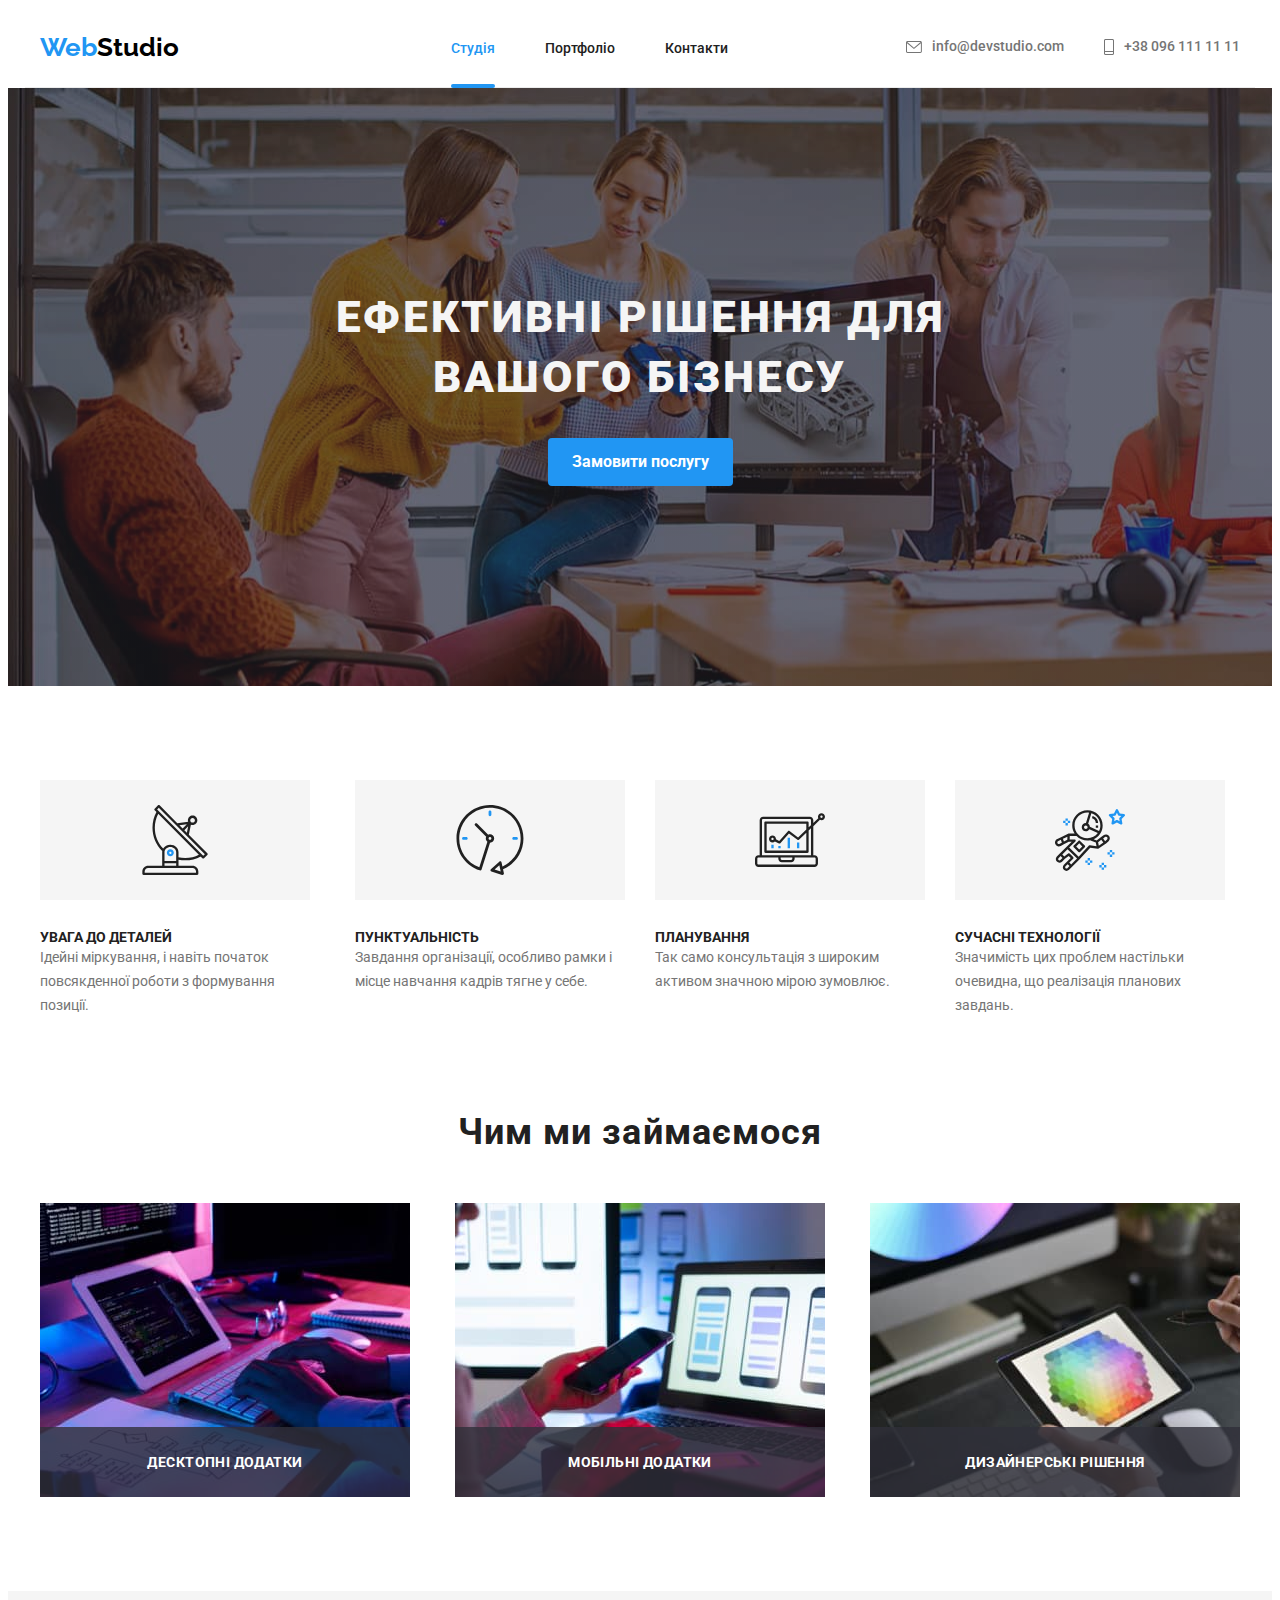
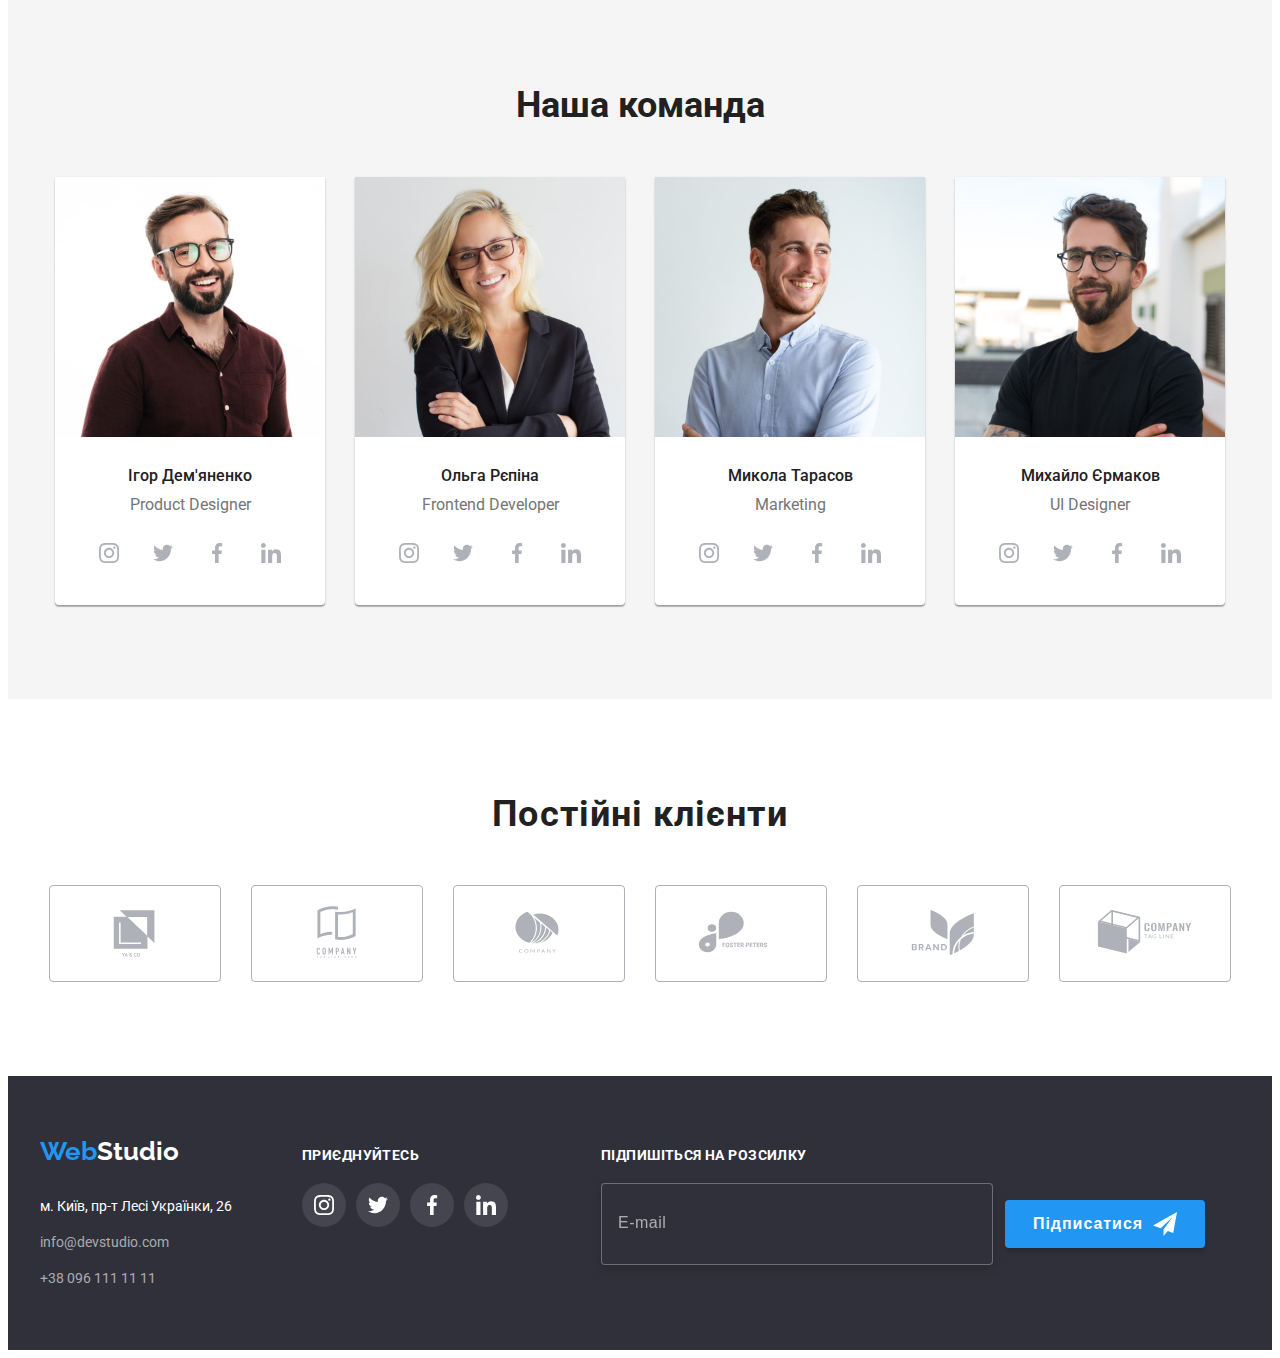
<file: index.html>
<!DOCTYPE html>
<html lang="uk">
  <head>
    <meta charset="UTF-8" />
    <meta http-equiv="X-UA-Compatible" content="IE=edge" />
    <meta name="viewport" content="width=device-width, initial-scale=1.0" />
    <title>Веб-студія</title>
    <link rel="preconnect" href="https://fonts.googleapis.com" />
    <link rel="preconnect" href="https://fonts.gstatic.com" crossorigin />
    <link
      href="https://fonts.googleapis.com/css2?family=Raleway:wght@700&family=Roboto:wght@400;500;700;900&display=swap"
      rel="stylesheet"
    />
    <link
      rel="stylesheet"
      href="https://cdnjs.cloudflare.com/ajax/libs/modern-normalize/1.1.0/modern-normalize.min.css"
      integrity="sha512-wpPYUAdjBVSE4KJnH1VR1HeZfpl1ub8YT/NKx4PuQ5NmX2tKuGu6U/JRp5y+Y8XG2tV+wKQpNHVUX03MfMFn9Q=="
      crossorigin="anonymous"
      referrerpolicy="no-referrer"
    />
    <link rel="stylesheet" href="./styles/styles.css" />
  </head>
  <body>
    <header>
      <div class="container header-flex">
        <a href="index.html" class="logo"><span class="logo-firstpart">Web</span>Studio</a>
        <nav>
          <ul class="list nav-links">
            <li>
              <a href="index.html" class="main-nav-link current">Студія</a>
            </li>
            <li><a href="portfolio.html" class="main-nav-link">Портфоліо</a></li>
            <li><a href="#" class="main-nav-link fix-link">Контакти</a></li>
          </ul>
        </nav>
        <ul class="list header-contacts">
          <li>
            <a href="mailto:info@devstudio.com" class="contact-link"
              ><svg class="heder-icon" width="16" height="12">
                <use href="./images/icons.svg#icon-mail"></use></svg
              >info@devstudio.com</a
            >
          </li>
          <li>
            <a href="tel:+380961111111" class="contact-link fix-link"
              ><svg class="heder-icon" width="10" height="16">
                <use href="./images/icons.svg#icon-smartphone"></use></svg
              >+38 096 111 11 11</a
            >
          </li>
        </ul>
      </div>
    </header>
    <main>
      <!-- Hero -->
      <section class="hero">
        <div class="container">
          <h1>Ефективні рішення для <br />вашого бізнесу</h1>
          <button type="button" class="button" data-modal-open>
            <span class="button-text">Замовити послугу</span>
          </button>
        </div>
      </section>
      <!-- Our advantages section  -->
      <section class="section advantages-fix">
        <h2 class="visually-hidden">Наші переваги</h2>
        <div class="container">
          <ul class="list advantages-flex">
            <li>
              <div class="advantages-icon">
                <svg width="70" height="70">
                  <use href="./images/icons.svg#icon-antenna"></use>
                </svg>
              </div>
              <h3 class="topic">УВАГА ДО ДЕТАЛЕЙ</h3>
              <p class="topic-text">
                Ідейні міркування, і навіть початок повсякденної роботи з формування позиції.
              </p>
            </li>
            <li>
              <div class="advantages-icon">
                <svg width="70" height="70">
                  <use href="./images/icons.svg#icon-clock"></use>
                </svg>
              </div>
              <h3 class="topic">ПУНКТУАЛЬНІСТЬ</h3>
              <p class="topic-text">
                Завдання організації, особливо рамки і місце навчання кадрів тягне у себе.
              </p>
            </li>
            <li>
              <div class="advantages-icon">
                <svg width="70" height="70">
                  <use href="./images/icons.svg#icon-diagram"></use>
                </svg>
              </div>
              <h3 class="topic">ПЛАНУВАННЯ</h3>
              <p class="topic-text">
                Так само консультація з широким активом значною мірою зумовлює.
              </p>
            </li>
            <li>
              <div class="advantages-icon">
                <svg width="70" height="70">
                  <use href="./images/icons.svg#icon-astronaut"></use>
                </svg>
              </div>
              <h3 class="topic">СУЧАСНІ ТЕХНОЛОГІЇ</h3>
              <p class="topic-text">
                Значимість цих проблем настільки очевидна, що реалізація планових завдань.
              </p>
            </li>
          </ul>
        </div>
      </section>
      <!-- What we do section -->
      <section class="section">
        <h2 class="topic topic-promo">Чим ми займаємося</h2>
        <div class="container">
          <ul class="list promo-image">
            <li>
              <div class="thumb">
                <img
                  src="./images/wwd1.jpg"
                  alt="Процес верстання сайту"
                  width="370"
                  height="294"
                />
                <div class="thumb-wrapper"><span class="thumb-text">Десктопні додатки</span></div>
              </div>
            </li>
            <li>
              <div class="thumb">
                <img
                  src="./images/wwd2.jpg"
                  alt="Адаптація під смартфон"
                  width="370"
                  height="294"
                />
                <div class="thumb-wrapper"><span class="thumb-text">Мобільні додатки</span></div>
              </div>
            </li>
            <li>
              <div class="thumb">
                <img
                  src="./images/wwd3.jpg"
                  alt="Робота з оформлення сайту"
                  width="370"
                  height="294"
                />
                <div class="thumb-wrapper">
                  <span class="thumb-text">Дизайнерські рішення</span>
                </div>
              </div>
            </li>
          </ul>
        </div>
      </section>
      <!-- Our team section-->
      <section class="section team">
        <div class="container">
          <h2 class="team-section">Наша команда</h2>
          <ul class="list team-list">
            <li class="team-card">
              <img src="./images/member1.jpg" alt="Перший член команди" width="270" height="260" />
              <div class="team-wrapper">
                <h3 class="team-topic">Ігор Дем'яненко</h3>
                <p lang="en" class="team-topic-text">Product Designer</p>
                <ul class="list social-media-list">
                  <li class="social-item">
                    <a href="#" class="social-media-link"
                      ><svg class="social-media-icons" width="20" height="20">
                        <use href="./images/icons.svg#icon-instagram"></use></svg
                    ></a>
                  </li>
                  <li class="social-item">
                    <a href="#" class="social-media-link"
                      ><svg class="social-media-icons" width="20" height="20">
                        <use href="./images/icons.svg#icon-twitter"></use></svg
                    ></a>
                  </li>
                  <li class="social-item">
                    <a href="#" class="social-media-link"
                      ><svg class="social-media-icons" width="20" height="20">
                        <use href="./images/icons.svg#icon-facebook"></use></svg
                    ></a>
                  </li>
                  <li class="social-item">
                    <a href="#" class="social-media-link"
                      ><svg class="social-media-icons" width="20" height="20">
                        <use href="./images/icons.svg#icon-linkedin"></use></svg
                    ></a>
                  </li>
                </ul>
              </div>
            </li>
            <li class="team-card">
              <img src="./images/member2.jpg" alt="Другий член команди" width="270" height="260" />
              <div class="team-wrapper">
                <h3 class="team-topic">Ольга Рєпіна</h3>
                <p lang="en" class="team-topic-text">Frontend Developer</p>
                <ul class="list social-media-list">
                  <li class="social-item">
                    <a href="#" class="social-media-link"
                      ><svg class="social-media-icons" width="20" height="20">
                        <use href="./images/icons.svg#icon-instagram"></use></svg
                    ></a>
                  </li>
                  <li class="social-item">
                    <a href="#" class="social-media-link"
                      ><svg class="social-media-icons" width="20" height="20">
                        <use href="./images/icons.svg#icon-twitter"></use></svg
                    ></a>
                  </li>
                  <li class="social-item">
                    <a href="#" class="social-media-link"
                      ><svg class="social-media-icons" width="20" height="20">
                        <use href="./images/icons.svg#icon-facebook"></use></svg
                    ></a>
                  </li>
                  <li class="social-item">
                    <a href="#" class="social-media-link"
                      ><svg class="social-media-icons" width="20" height="20">
                        <use href="./images/icons.svg#icon-linkedin"></use></svg
                    ></a>
                  </li>
                </ul>
              </div>
            </li>
            <li class="team-card">
              <img src="./images/member3.jpg" alt="Третій член команди" width="270" height="260" />
              <div class="team-wrapper">
                <h3 class="team-topic">Микола Тарасов</h3>
                <p lang="en" class="team-topic-text">Marketing</p>
                <ul class="list social-media-list">
                  <li class="social-item">
                    <a href="#" class="social-media-link"
                      ><svg class="social-media-icons" width="20" height="20">
                        <use href="./images/icons.svg#icon-instagram"></use></svg
                    ></a>
                  </li>
                  <li class="social-item">
                    <a href="#" class="social-media-link"
                      ><svg class="social-media-icons" width="20" height="20">
                        <use href="./images/icons.svg#icon-twitter"></use></svg
                    ></a>
                  </li>
                  <li class="social-item">
                    <a href="#" class="social-media-link"
                      ><svg class="social-media-icons" width="20" height="20">
                        <use href="./images/icons.svg#icon-facebook"></use></svg
                    ></a>
                  </li>
                  <li class="social-item">
                    <a href="#" class="social-media-link"
                      ><svg class="social-media-icons" width="20" height="20">
                        <use href="./images/icons.svg#icon-linkedin"></use></svg
                    ></a>
                  </li>
                </ul>
              </div>
            </li>
            <li class="team-card">
              <img
                src="./images/member4.jpg"
                alt="Четвертий член команди"
                width="270"
                height="260"
              />
              <div class="team-wrapper">
                <h3 class="team-topic">Михайло Єрмаков</h3>
                <p lang="en" class="team-topic-text">UI Designer</p>
                <ul class="list social-media-list">
                  <li class="social-item">
                    <a href="#" class="social-media-link"
                      ><svg class="social-media-icons" width="20" height="20">
                        <use href="./images/icons.svg#icon-instagram"></use></svg
                    ></a>
                  </li>
                  <li class="social-item">
                    <a href="#" class="social-media-link"
                      ><svg class="social-media-icons" width="20" height="20">
                        <use href="./images/icons.svg#icon-twitter"></use></svg
                    ></a>
                  </li>
                  <li class="social-item">
                    <a href="#" class="social-media-link"
                      ><svg class="social-media-icons" width="20" height="20">
                        <use href="./images/icons.svg#icon-facebook"></use></svg
                    ></a>
                  </li>
                  <li class="social-item">
                    <a href="#" class="social-media-link"
                      ><svg class="social-media-icons" width="20" height="20">
                        <use href="./images/icons.svg#icon-linkedin"></use></svg
                    ></a>
                  </li>
                </ul>
              </div>
            </li>
          </ul>
        </div>
      </section>
    </main>
    <!-- Сlients-section -->
    <section class="section">
      <div class="container">
        <h2 class="clients-logo">Постійні клієнти</h2>
        <ul class="list clients-list">
          <li class="clients-item">
            <a href="#" class="clients-link">
              <svg class="clients-icon" width="106" height="60">
                <use href="./images/icons.svg#icon-first-logo"></use></svg
            ></a>
          </li>
          <li class="clients-item">
            <a href="#" class="clients-link">
              <svg class="clients-icon" width="106" height="60">
                <use href="./images/icons.svg#icon-second-logo"></use></svg
            ></a>
          </li>
          <li class="clients-item">
            <a href="#" class="clients-link">
              <svg class="clients-icon" width="106" height="60">
                <use href="./images/icons.svg#icon-third-logo"></use></svg
            ></a>
          </li>
          <li class="clients-item">
            <a href="#" class="clients-link">
              <svg class="clients-icon" width="106" height="60">
                <use href="./images/icons.svg#icon-fourth-logo"></use></svg
            ></a>
          </li>
          <li class="clients-item">
            <a href="#" class="clients-link">
              <svg class="clients-icon" width="106" height="60">
                <use href="./images/icons.svg#icon-fifth-logo"></use></svg
            ></a>
          </li>
          <li class="clients-item">
            <a href="#" class="clients-link">
              <svg class="clients-icon" width="106" height="60">
                <use href="./images/icons.svg#icon-last-logo"></use></svg
            ></a>
          </li>
        </ul>
      </div>
    </section>
    <!-- Footer -->
    <footer class="footer">
      <div class="container footer-container">
        <div class="adress-container">
          <a href="index.html" class="footer-logo"><span class="logo-firstpart">Web</span>Studio</a>
          <address>
            <ul class="list">
              <li class="footer-list-item">
                <a
                  href="https://goo.gl/maps/z9Qv3HFJrDV9PnVbA"
                  target="_blank"
                  rel="noreferrer noopener"
                  class="footer-link"
                  >м. Київ, пр-т Лесі Українки, 26</a
                >
              </li>
              <li class="footer-list-item">
                <a href="mailto:info@devstudio.com" class="footer-link-second"
                  >info@devstudio.com</a
                >
              </li>
              <li class="footer-list-item">
                <a href="tel:+380961111111" class="footer-link-second">+38 096 111 11 11</a>
              </li>
            </ul>
          </address>
        </div>
        <div class="link-footer-container">
          <p class="link-footer-logo">приєднуйтесь</p>
          <ul class="list footer-social-list">
            <li class="foter-link-item">
              <a href="#" class="footer-social-link"
                ><svg width="20" height="20">
                  <use href="./images/icons.svg#icon-instagram"></use></svg
              ></a>
            </li>
            <li class="foter-link-item">
              <a href="#" class="footer-social-link"
                ><svg width="20" height="20">
                  <use href="./images/icons.svg#icon-twitter"></use></svg
              ></a>
            </li>
            <li class="foter-link-item">
              <a href="#" class="footer-social-link"
                ><svg width="20" height="20">
                  <use href="./images/icons.svg#icon-facebook"></use></svg
              ></a>
            </li>
            <li class="foter-link-item">
              <a href="#" class="footer-social-link"
                ><svg width="20" height="20">
                  <use href="./images/icons.svg#icon-linkedin"></use></svg
              ></a>
            </li>
          </ul>
        </div>
        <form name="footer-email-form" class="footer-form">
          <label for="footer-email-area" class="footer-lable">Підпишіться на розсилку</label>
          <div class="input-button-wrapper">
            <input
              class="footer-input"
              name="place-for-mail"
              type="text"
              id="footer-email-area"
              placeholder="E-mail"
            />
            <button type="submit" class="footer-button-form">
              <span>Підписатися</span>
              <svg class="footer-form-img" width="24" height="24">
                <use href="./images/icons.svg#icon-icon-send"></use>
              </svg>
            </button>
          </div>
        </form>
      </div>
    </footer>

    <div class="backdrop is-hidden" data-modal>
      <div class="modal">
        <button type="button" class="button-modal" data-modal-close>
          <svg width="11" height="11">
            <use href="./images/icons.svg#icon-close-modal"></use>
          </svg>
        </button>
        <h2 class="modal-logo">Залиште свої дані, ми вам передзвонимо</h2>

        <form name="modal-form">
          <label for="name-area" class="modal-lable">Ім'я</label>
          <div class="modal-input-wrapper">
            <input name="place-for-name" type="text" id="name-area" class="modal-input" />
            <svg width="18" height="18" class="modal-icon">
              <use href="./images/icons.svg#icon-person"></use>
            </svg>
          </div>

          <label for="tel-area" class="modal-lable">Телефон</label>
          <div class="modal-input-wrapper">
            <input name="place-for-tel" type="tel" id="tel-area" class="modal-input" />
            <svg width="18" height="18" class="modal-icon">
              <use href="./images/icons.svg#icon-modal-phone"></use>
            </svg>
          </div>

          <label for="email-area" class="modal-lable">Пошта</label>
          <div class="modal-input-wrapper">
            <input name="place-for-modalmail" type="email" id="email-area" class="modal-input" />
            <svg width="18" height="18" class="modal-icon">
              <use href="./images/icons.svg#icon-modal-mail"></use>
            </svg>
          </div>

          <label for="coment-area" class="coment-lable">Коментар</label>
          <textarea
            class="textarea-modal"
            name="coment-area"
            id="coment-area"
            cols="30"
            rows="10"
            placeholder="Введіть текст"
          ></textarea>
          <div class="checkbox-wrapper">
            <input type="checkbox" id="checkbox" name="conditions" />
            <div class="check-svg-wrapper">
              <svg class="check-svg" width="14" height="10">
                <use href="./images/icons.svg#icon-check-svg"></use>
              </svg>
            </div>
            <label for="checkbox"
              >Погоджуюся з розсилкою та приймаю <a href="#">Умови договору</a></label
            >
          </div>

          <button type="submit" class="modal-submit">Відправити</button>
        </form>
      </div>
    </div>
    <script src="./JS/modal.js"></script>
  </body>
</html>
</file>
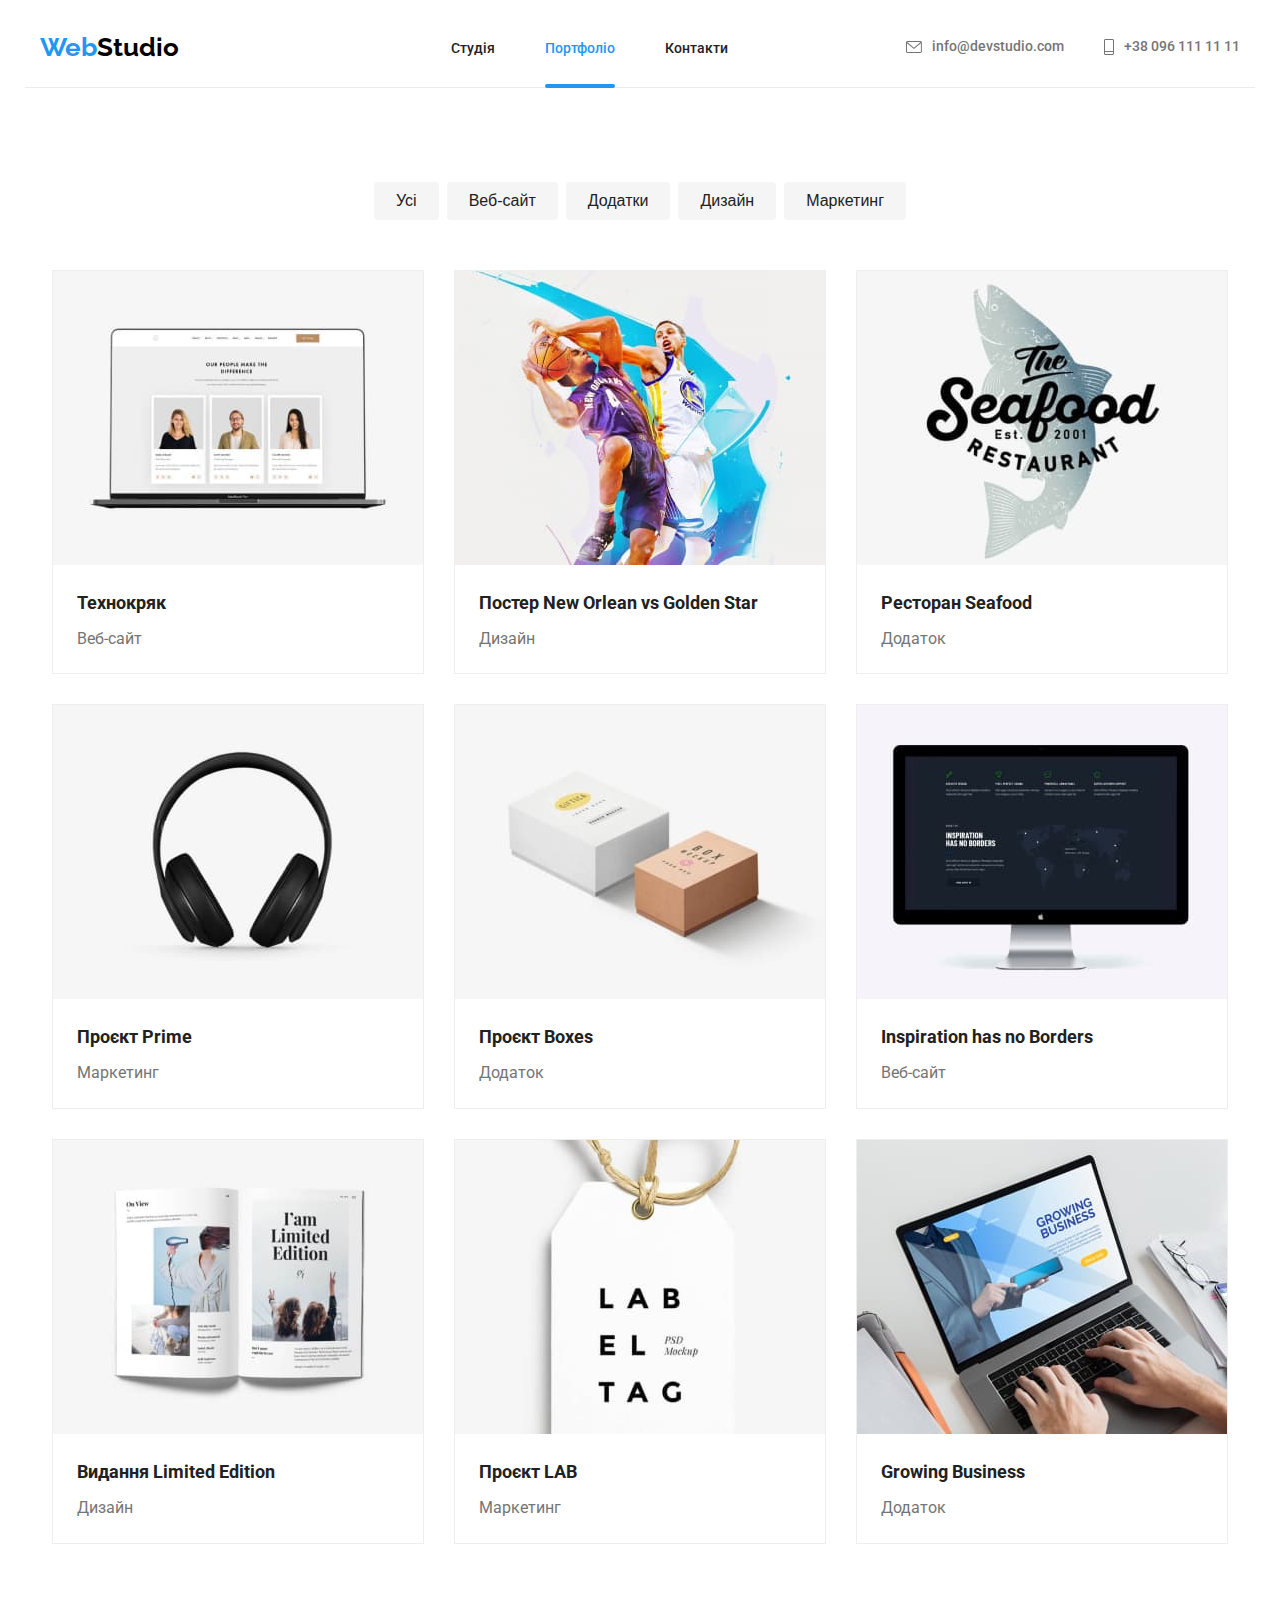
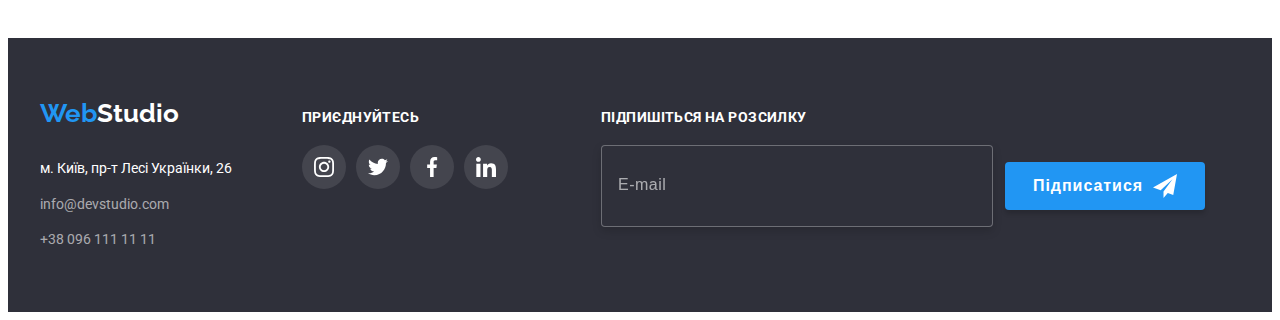
<file: portfolio.html>
<!DOCTYPE html>
<html lang="uk">
  <head>
    <meta charset="UTF-8" />
    <meta http-equiv="X-UA-Compatible" content="IE=edge" />
    <meta name="viewport" content="width=device-width, initial-scale=1.0" />
    <title>Портфоліо</title>
    <link rel="preconnect" href="https://fonts.googleapis.com" />
    <link rel="preconnect" href="https://fonts.gstatic.com" crossorigin />
    <link
      href="https://fonts.googleapis.com/css2?family=Raleway:wght@700&family=Roboto:wght@400;500;700;900&display=swap"
      rel="stylesheet"
    />
    <link
      rel="stylesheet"
      href="https://cdnjs.cloudflare.com/ajax/libs/modern-normalize/1.1.0/modern-normalize.min.css"
      integrity="sha512-wpPYUAdjBVSE4KJnH1VR1HeZfpl1ub8YT/NKx4PuQ5NmX2tKuGu6U/JRp5y+Y8XG2tV+wKQpNHVUX03MfMFn9Q=="
      crossorigin="anonymous"
      referrerpolicy="no-referrer"
    />
    <link rel="stylesheet" href="./styles/styles.css" />
  </head>
  <body>
    <header>
      <div class="container header-flex">
        <a href="index.html" class="logo"><span class="logo-firstpart">Web</span>Studio</a>
        <nav>
          <ul class="list nav-links">
            <li><a href="index.html" class="main-nav-link">Студія</a></li>
            <li><a href="portfolio.html" class="main-nav-link current">Портфоліо</a></li>
            <li><a href="#" class="main-nav-link fix-link">Контакти</a></li>
          </ul>
        </nav>
        <ul class="list header-contacts">
          <li>
            <a href="mailto:info@devstudio.com" class="contact-link"
              ><svg class="heder-icon" width="16" height="12">
                <use href="./images/icons.svg#icon-mail"></use></svg
              >info@devstudio.com</a
            >
          </li>
          <li>
            <a href="tel:+380961111111" class="contact-link fix-link"
              ><svg class="heder-icon" width="10" height="16">
                <use href="./images/icons.svg#icon-smartphone"></use></svg
              >+38 096 111 11 11</a
            >
          </li>
        </ul>
      </div>
    </header>
    <main>
      <!-- Work examples -->
      <section class="section">
        <div class="container">
          <h1 class="visually-hidden">Наші роботи</h1>
          <ul class="list filter-button">
            <li>
              <button type="button" class="secondary-button">Усі</button>
            </li>
            <li>
              <button type="button" class="secondary-button">Веб-сайт</button>
            </li>
            <li>
              <button type="button" class="secondary-button">Додатки</button>
            </li>
            <li>
              <button type="button" class="secondary-button">Дизайн</button>
            </li>
            <li>
              <button type="button" class="secondary-button">Маркетинг</button>
            </li>
          </ul>

          <ul class="list portfolio-flex">
            <li class="portfolio-list-item">
              <a href="#" class="portfolio-link">
                <div class="portfolio-thumb">
                  <div class="portfolio-wrapper">
                    <span class="text-portfolio"
                      >Ресурс пропонує комплексні пропозиції з різним рівнем функціоналу та
                      сервісів. Все це дозволить відвідувачу отримати вичерпні відомості про
                      компанію чи приватну особу.</span
                    >
                  </div>
                  <img src="./images/portfolio1.jpg" alt="Перше портфоліо" />
                </div>

                <div class="portfolio-card">
                  <h2 class="topic-portfolio">Технокряк</h2>
                  <p class="topic-portfolio-text">Веб-сайт</p>
                </div></a
              >
            </li>

            <li class="portfolio-list-item">
              <a href="#" class="portfolio-link">
                <div class="portfolio-thumb">
                  <div class="portfolio-wrapper">
                    <span class="text-portfolio"
                      >Ресурс пропонує комплексні пропозиції з різним рівнем функціоналу та
                      сервісів. Все це дозволить відвідувачу отримати вичерпні відомості про
                      компанію чи приватну особу.</span
                    >
                  </div>
                  <img src="./images/portfolio2.jpg" alt="Друге портфоліо" />
                </div>
                <div class="portfolio-card">
                  <h2 class="topic-portfolio">Постер New Orlean vs Golden Star</h2>
                  <p class="topic-portfolio-text">Дизайн</p>
                </div></a
              >
            </li>
            <li class="portfolio-list-item">
              <a href="#" class="portfolio-link">
                <div class="portfolio-thumb">
                  <div class="portfolio-wrapper">
                    <span class="text-portfolio"
                      >Ресурс пропонує комплексні пропозиції з різним рівнем функціоналу та
                      сервісів. Все це дозволить відвідувачу отримати вичерпні відомості про
                      компанію чи приватну особу.</span
                    >
                  </div>
                  <img src="./images/portfolio3.jpg" alt="Третє портфоліо" />
                </div>
                <div class="portfolio-card">
                  <h2 class="topic-portfolio">Ресторан Seafood</h2>
                  <p class="topic-portfolio-text">Додаток</p>
                </div></a
              >
            </li>
            <li class="portfolio-list-item">
              <a href="#" class="portfolio-link"
                ><div class="portfolio-thumb">
                  <div class="portfolio-wrapper">
                    <span class="text-portfolio"
                      >Ресурс пропонує комплексні пропозиції з різним рівнем функціоналу та
                      сервісів. Все це дозволить відвідувачу отримати вичерпні відомості про
                      компанію чи приватну особу.</span
                    >
                  </div>
                  <img src="./images/portfolio4.jpg" alt="Четверте портфоліо" />
                </div>
                <div class="portfolio-card">
                  <h2 class="topic-portfolio">Проєкт Prime</h2>
                  <p class="topic-portfolio-text">Маркетинг</p>
                </div></a
              >
            </li>
            <li class="portfolio-list-item">
              <a href="#" class="portfolio-link"
                ><div class="portfolio-thumb">
                  <div class="portfolio-wrapper">
                    <span class="text-portfolio"
                      >Ресурс пропонує комплексні пропозиції з різним рівнем функціоналу та
                      сервісів. Все це дозволить відвідувачу отримати вичерпні відомості про
                      компанію чи приватну особу.</span
                    >
                  </div>
                  <img src="./images/portfolio5.jpg" alt="П'яте портфоліо" />
                </div>
                <div class="portfolio-card">
                  <h2 class="topic-portfolio">Проєкт Boxes</h2>
                  <p class="topic-portfolio-text">Додаток</p>
                </div></a
              >
            </li>
            <li class="portfolio-list-item">
              <a href="#" class="portfolio-link"
                ><div class="portfolio-thumb">
                  <div class="portfolio-wrapper">
                    <span class="text-portfolio"
                      >Ресурс пропонує комплексні пропозиції з різним рівнем функціоналу та
                      сервісів. Все це дозволить відвідувачу отримати вичерпні відомості про
                      компанію чи приватну особу.</span
                    >
                  </div>
                  <img src="./images/portfolio6.jpg" alt="Шосте портфоліо" />
                </div>
                <div class="portfolio-card">
                  <h2 class="topic-portfolio">Inspiration has no Borders</h2>
                  <p class="topic-portfolio-text">Веб-сайт</p>
                </div></a
              >
            </li>
            <li class="portfolio-list-item">
              <a href="#" class="portfolio-link"
                ><div class="portfolio-thumb">
                  <div class="portfolio-wrapper">
                    <span class="text-portfolio"
                      >Ресурс пропонує комплексні пропозиції з різним рівнем функціоналу та
                      сервісів. Все це дозволить відвідувачу отримати вичерпні відомості про
                      компанію чи приватну особу.</span
                    >
                  </div>
                  <img src="./images/portfolio7.jpg" alt="Сьоме портфоліо" />
                </div>
                <div class="portfolio-card">
                  <h2 class="topic-portfolio">Видання Limited Edition</h2>
                  <p class="topic-portfolio-text">Дизайн</p>
                </div></a
              >
            </li>
            <li class="portfolio-list-item">
              <a href="#" class="portfolio-link"
                ><div class="portfolio-thumb">
                  <div class="portfolio-wrapper">
                    <span class="text-portfolio"
                      >Ресурс пропонує комплексні пропозиції з різним рівнем функціоналу та
                      сервісів. Все це дозволить відвідувачу отримати вичерпні відомості про
                      компанію чи приватну особу.</span
                    >
                  </div>
                  <img src="./images/portfolio8.jpg" alt="Восьме портфоліо" />
                </div>
                <div class="portfolio-card">
                  <h2 class="topic-portfolio">Проєкт LAB</h2>
                  <p class="topic-portfolio-text">Маркетинг</p>
                </div></a
              >
            </li>
            <li class="portfolio-list-item">
              <a href="#" class="portfolio-link"
                ><div class="portfolio-thumb">
                  <div class="portfolio-wrapper">
                    <span class="text-portfolio"
                      >Ресурс пропонує комплексні пропозиції з різним рівнем функціоналу та
                      сервісів. Все це дозволить відвідувачу отримати вичерпні відомості про
                      компанію чи приватну особу.</span
                    >
                  </div>
                  <img src="./images/portfolio9.jpg" alt="Дев'яте портфоліо" />
                </div>
                <div class="portfolio-card">
                  <h2 class="topic-portfolio">Growing Business</h2>
                  <p class="topic-portfolio-text">Додаток</p>
                </div></a
              >
            </li>
          </ul>
        </div>
      </section>
    </main>
    <footer class="footer">
      <div class="container footer-container">
        <div class="adress-container">
          <a href="index.html" class="footer-logo"><span class="logo-firstpart">Web</span>Studio</a>
          <address>
            <ul class="list">
              <li class="footer-list-item">
                <a
                  href="https://goo.gl/maps/z9Qv3HFJrDV9PnVbA"
                  target="_blank"
                  rel="noreferrer noopener"
                  class="footer-link"
                  >м. Київ, пр-т Лесі Українки, 26</a
                >
              </li>
              <li class="footer-list-item">
                <a href="mailto:info@devstudio.com" class="footer-link-second"
                  >info@devstudio.com</a
                >
              </li>
              <li class="footer-list-item">
                <a href="tel:+380961111111" class="footer-link-second">+38 096 111 11 11</a>
              </li>
            </ul>
          </address>
        </div>
        <div class="link-footer-container">
          <p class="link-footer-logo">приєднуйтесь</p>
          <ul class="list footer-social-list">
            <li class="foter-link-item">
              <a href="#" class="footer-social-link"
                ><svg width="20" height="20">
                  <use href="./images/icons.svg#icon-instagram"></use></svg
              ></a>
            </li>
            <li class="foter-link-item">
              <a href="#" class="footer-social-link"
                ><svg width="20" height="20">
                  <use href="./images/icons.svg#icon-twitter"></use></svg
              ></a>
            </li>
            <li class="foter-link-item">
              <a href="#" class="footer-social-link"
                ><svg width="20" height="20">
                  <use href="./images/icons.svg#icon-facebook"></use></svg
              ></a>
            </li>
            <li class="foter-link-item">
              <a href="#" class="footer-social-link"
                ><svg width="20" height="20">
                  <use href="./images/icons.svg#icon-linkedin"></use></svg
              ></a>
            </li>
          </ul>
        </div>
        <form name="footer-email-form" class="footer-form">
          <label for="email-area" class="footer-lable">Підпишіться на розсилку</label>
          <div class="input-button-wrapper">
            <input class="footer-input" type="text" id="email-area" placeholder="E-mail" />
            <button type="submit" class="footer-button-form">
              <span>Підписатися</span>
              <svg class="footer-form-img" width="24" height="24">
                <use href="./images/icons.svg#icon-icon-send"></use>
              </svg>
            </button>
          </div>
        </form>
      </div>
    </footer>
  </body>
</html>
</file>
<file: styles/styles.css>
:root {
  --topic-color: #212121;
  --black-logo: #000000;
  --text-color: #757575;
  --button-color: #2196f3;
  --main-background-color: #f5f5f5;
  --main-background-color-second: #ffffff;
  --hero-color: #2f303a;
  --footer-link-second-color: rgba(255, 255, 255, 0.6);
}

body {
  font-family: 'Roboto', 'Raleway', sans-serif;
  color: var(--topic-color);
}

.visually-hidden {
  position: absolute;
  white-space: nowrap;
  width: 1px;
  height: 1px;
  overflow: hidden;
  border: 0;
  padding: 0;
  clip: rect(0 0 0 0);
  clip-path: inset(50%);
  margin: -1px;
}
.list {
  list-style: none;
  padding-left: 0;
  margin: 0;
}

h1,
h2,
h3,
h4,
h5,
h6,
p,
ul {
  margin: 0;
  padding: 0;
}

img {
  display: block;
  max-width: 100%;
  height: auto;
}

/* POSITION */
.container {
  margin-left: auto;
  margin-right: auto;
  width: 1200px;
  padding-left: 15px;
  padding-right: 15px;
}
.section {
  padding-top: 94px;
  padding-bottom: 94px;
}

/* NAVIGATION */
header {
  background-color: var(--main-background-color-second);
}

.header-flex {
  display: flex;
  justify-content: space-between;
  align-items: center;
  padding-top: 24px;
  padding-bottom: 24px;

  border-bottom: 1px solid #ececec;
}

.nav-links {
  display: flex;
  justify-content: space-between;
}

.header-contacts {
  display: flex;
  justify-content: space-between;
  align-items: center;
}

.logo {
  color: var(--black-logo);
  font-family: 'Raleway';
  font-weight: 700;
  font-size: 26px;
  line-height: 1.19;
  text-decoration: none;
  margin-right: 93px;
}
.logo-firstpart {
  color: var(--button-color);
}

.main-nav-link {
  color: var(--topic-color);
  cursor: pointer;
  font-weight: 500;
  font-size: 14px;
  line-height: 1.14;
  text-decoration: none;
  position: relative;
  margin-right: 50px;
  padding-bottom: 32px;
  transition: color 250ms cubic-bezier(0.4, 0, 0.2, 1);
}

.main-nav-link:hover,
.main-nav-link:focus {
  color: var(--button-color);
}
.main-nav-link.current {
  color: var(--button-color);
}
.current::after {
  content: '';
  display: block;
  position: absolute;
  left: 0;
  bottom: 0;
  width: 100%;
  height: 4px;

  background: var(--button-color);
  border-radius: 2px;
}

.contact-link {
  display: flex;
  align-items: center;

  color: var(--text-color);
  cursor: pointer;
  font-weight: 500;
  font-size: 14px;
  line-height: 1.14;
  text-decoration: none;

  margin-right: 40px;
  transition: color 250ms cubic-bezier(0.4, 0, 0.2, 1);
}
.contact-link:hover,
.contact-link:focus {
  color: var(--button-color);
}

.heder-icon {
  margin-right: 10px;
  fill: currentColor;
}

.fix-link {
  margin-right: 0;
}

/* HERO */
.hero {
  background-image: linear-gradient(rgba(47, 48, 58, 0.4), rgba(47, 48, 58, 0.4)),
    url('../images/hero-back.jpg');

  padding-top: 200px;
  padding-bottom: 200px;
  max-width: 1600px;
  margin: 0 auto;
}
h1 {
  color: var(--main-background-color);
  font-family: 'Roboto';
  font-weight: 900;
  font-size: 44px;
  line-height: 1.36;
  text-transform: uppercase;
  text-align: center;
  letter-spacing: 0.06em;

  margin-bottom: 30px;
}
.button {
  background-color: var(--button-color);
  cursor: pointer;
  border: none;
  display: block;
  margin-right: auto;
  margin-left: auto;
  padding-top: 10px;
  padding-right: 24px;
  padding-bottom: 10px;
  padding-left: 24px;
  border-radius: 4px;
}
.button-text {
  color: var(--main-background-color-second);
  font-family: 'Roboto';
  font-weight: 700;
  font-size: 16px;
  line-height: 1.8;
}

/* Our advantages section */ /* What we do section */

.advantages-fix {
  padding-bottom: 0;
}
.advantages-flex {
  display: flex;
  justify-content: space-between;
}

.advantages-flex > li {
  margin-right: 30px;
}

.list.advantages-flex > li:last-child {
  margin-right: 0;
}
.advantages-icon {
  display: flex;
  justify-content: center;
  align-items: center;
  margin-bottom: 30px;
  width: 270px;
  height: 120px;
  background-color: var(--main-background-color);
}
.topic {
  color: var(--topic-color);
  font-size: 14px;
  line-height: 1.14;
}

.topic-promo {
  text-align: center;
  font-size: 36px;
  line-height: 1.16;
  letter-spacing: 0.03em;
  margin-bottom: 50px;
}

.topic-text {
  color: var(--text-color);
  font-weight: 400;
  font-size: 14px;
  line-height: 1.7;
}

.promo-image {
  display: flex;
  justify-content: space-between;
}

.list.promo-image > li:not(:last-child) {
  margin-right: 30px;
}
.thumb {
  position: relative;
}
.thumb-wrapper {
  position: absolute;
  bottom: 0;
  left: 0;

  height: 70px;
  width: 100%;
  background-color: rgba(47, 48, 58, 0.8);
  display: flex;
  align-items: center;
  justify-content: center;
}
.thumb-text {
  display: block;
  font-weight: 700;
  font-size: 14px;
  line-height: 16px;
  text-align: center;
  letter-spacing: 0.03em;
  text-transform: uppercase;
  color: var(--main-background-color-second);
}
/* Our team section */
.team {
  background-color: var(--main-background-color);
}
.team-section {
  color: var(--topic-color);
  font-size: 36px;
  line-height: 1.16;
  text-align: center;
  margin-bottom: 50px;
}

.team-list {
  display: flex;
  justify-content: space-around;
}

.team-card {
  background-color: #ffffff;
}

.team-wrapper {
  padding: 30px 0 30px 0;
}

.team-topic {
  color: var(--topic-color);
  font-weight: 500;
  font-size: 16px;
  line-height: 1.18;
  text-align: center;
  /* margin-top: 30px; */
  margin-bottom: 10px;
}
.team-topic-text {
  color: var(--text-color);
  font-weight: 400;
  font-size: 16px;
  line-height: 1.18;
  text-align: center;
  /* padding-bottom: 30px; */
}

.list.team-list > li {
  box-shadow: 0px 1px 3px rgba(0, 0, 0, 0.12), 0px 1px 1px rgba(0, 0, 0, 0.14),
    0px 2px 1px rgba(0, 0, 0, 0.2);
  border-radius: 0px 0px 4px 4px;
}

.social-media-list {
  display: flex;

  align-items: center;
  gap: 10px;
  padding-right: 32px;
  padding-left: 32px;
  margin-top: 16px;
}
.social-item {
  width: 44px;
  height: 44px;
  border-radius: 50%;
}

.social-media-link {
  display: flex;
  justify-content: center;
  align-items: center;
  border-radius: 50%;
  width: 100%;
  height: 100%;

  fill: #afb1b8;
  transition: background-color 250ms cubic-bezier(0.4, 0, 0.2, 1),
    fill 250ms cubic-bezier(0.4, 0, 0.2, 1);
}
.social-media-link:hover,
.social-media-link:focus {
  background-color: #2196f3;
  fill: var(--main-background-color-second);
  border-radius: 50%;
}

/* CLIENTS */
.clients-logo {
  font-weight: 700;
  font-size: 36px;
  line-height: 42px;
  text-align: center;
  letter-spacing: 0.03em;

  margin-bottom: 50px;
}
.clients-list {
  display: flex;
  justify-content: center;
  align-items: center;
  gap: 30px;
}
.clients-item {
  display: flex;
  justify-content: center;
  align-items: center;
}

.clients-link {
  display: flex;
  justify-content: center;
  align-items: center;
  fill: #afb1b8;
  border: 1px solid #afb1b8;
  border-radius: 4px;
  width: 170px;
  height: 95px;
  transition: fill 250ms cubic-bezier(0.4, 0, 0.2, 1), border 250ms cubic-bezier(0.4, 0, 0.2, 1);
}
.clients-link:hover,
.clients-link:focus {
  fill: #2196f3;
  border: 1px solid #2196f3;
  border-radius: 4px;
  outline: #2196f3;
}

/* FOOTER */
footer {
  background-color: var(--hero-color);
}

.footer {
  padding-top: 60px;
  padding-bottom: 60px;
}
.footer-container {
  display: flex;
  align-items: baseline;
  gap: 70px;
}
.footer-social-list {
  display: flex;
  gap: 10px;
  margin-top: 20px;
}

.foter-link-item {
  width: 44px;
  height: 44px;
  border-radius: 50%;
  background: rgba(255, 255, 255, 0.1);
}
.footer-social-link {
  fill: var(--main-background-color-second);
  display: flex;
  justify-content: center;
  align-items: center;

  width: 100%;
  height: 100%;
  border-radius: 50%;
  transition: background 250ms cubic-bezier(0.4, 0, 0.2, 1);
}
.footer-social-link:hover,
.footer-social-link:focus {
  border-radius: 50%;
  background: #2196f3;
}
.footer-logo {
  color: var(--main-background-color-second);
  font-family: 'Raleway';
  font-weight: 700;
  font-size: 26px;
  line-height: 1.19;
  text-decoration: none;
  display: inline-block;
  margin-bottom: 28px;
}
.footer-link {
  color: var(--main-background-color-second);
  font-style: normal;
  font-weight: 400;
  font-size: 14px;
  line-height: 1.7;
  text-decoration: none;
}
.footer-link-second {
  color: var(--footer-link-second-color);
  font-style: normal;
  font-weight: 400;
  font-size: 14px;
  line-height: 1.7;
  text-decoration: none;
  transition: color 250ms cubic-bezier(0.4, 0, 0.2, 1);
}
.footer-link-second:hover,
.footer-link-second:focus {
  color: var(--button-color);
}

.footer-list-item:not(:last-child) {
  margin-bottom: 12px;
}
.link-footer-logo {
  color: var(--main-background-color-second);
  font-weight: 700;
  font-size: 14px;
  line-height: 16px;
  letter-spacing: 0.03em;
  text-transform: uppercase;
}

/* SEND-FORM-FOOTER */
.footer-form {
  margin-left: 23px;
}
.footer-lable {
  display: block;
  margin-bottom: 20px;

  font-weight: 700;
  font-size: 14px;
  line-height: 1.1428;
  letter-spacing: 0.03em;
  text-transform: uppercase;
  color: var(--main-background-color-second);
}

.input-button-wrapper {
  display: flex;
  align-items: center;
}

.footer-input {
  width: 358px;
  height: 50px;
  padding-left: 16px;
  padding-right: 16px;
  padding-top: 15px;
  padding-bottom: 15px;
  margin-right: 12px;

  outline: none;
  color: var(--main-background-color-second);
  border: 1px solid rgba(255, 255, 255, 0.3);
  filter: drop-shadow(0px 4px 4px rgba(0, 0, 0, 0.15));
  border-radius: 4px;
  background: #2f303a;
}
.footer-input::placeholder {
  font-weight: 400;
  font-size: 16px;
  line-height: 1.25;
  letter-spacing: 0.03em;
  color: rgba(255, 255, 255, 0.6);
}

.footer-button-form {
  display: flex;
  align-items: center;
  gap: 10px;

  padding: 10px 28px;
  color: var(--main-background-color-second);
  font-weight: 700;
  font-size: 16px;
  line-height: 1.8;
  letter-spacing: 0.06em;
  background: #2196f3;
  box-shadow: 0px 4px 4px rgba(0, 0, 0, 0.15);
  border-radius: 4px;
  border: none;
}
.footer-form-img {
  fill: var(--main-background-color-second);
}
.footer-button-form:hover {
  cursor: pointer;
}

/* PORTFOLIO */

.filter-button {
  margin-bottom: 50px;
  display: flex;
  justify-content: center;
}

.list.filter-button > li:not(:last-child) {
  margin-right: 8px;
}

.secondary-button {
  background-color: var(--main-background-color);
  color: var(--topic-color);
  font-weight: 500;
  font-size: 16px;
  line-height: 1.6;
  cursor: pointer;
  padding-top: 6px;
  padding-right: 22px;
  padding-bottom: 6px;
  padding-left: 22px;
  border-radius: 4px;
  border: none;
  transition: background-color 250ms cubic-bezier(0.4, 0, 0.2, 1),
    color 250ms cubic-bezier(0.4, 0, 0.2, 1), box-shadow 250ms cubic-bezier(0.4, 0, 0.2, 1);
}
.secondary-button:hover,
.secondary-button:focus {
  background-color: var(--button-color);
  color: var(--main-background-color-second);
  box-shadow: 0px 3px 1px rgba(0, 0, 0, 0.1), 0px 1px 2px rgba(0, 0, 0, 0.08),
    0px 2px 2px rgba(0, 0, 0, 0.12);
}

.portfolio-flex {
  padding-top: 0;
  display: flex;
  justify-content: center;
  flex-wrap: wrap;
  gap: 30px;
}

.portfolio-list-item {
  width: 370px;
  border: 1px solid #eeeeee;
}
.portfolio-link {
  display: block;
  text-decoration: none;
  width: 100%;
  height: 100%;
  transition: box-shadow 250ms cubic-bezier(0.4, 0, 0.2, 1);
}
.portfolio-link:hover,
.portfolio-link:focus {
  box-shadow: 0px 1px 1px rgba(0, 0, 0, 0.12), 0px 4px 4px rgba(0, 0, 0, 0.06),
    1px 4px 6px rgba(0, 0, 0, 0.16);
  outline-style: none;
}

.portfolio-card {
  padding: 20px 24px;
}

.topic-portfolio {
  color: var(--topic-color);
  font-size: 18px;
  line-height: 2;
  margin-bottom: 4px;
}
.topic-portfolio-text {
  color: var(--text-color);
  font-weight: 400;
  font-size: 16px;
  line-height: 1.8;
}
.portfolio-thumb {
  position: relative;
  overflow: hidden;
}
.portfolio-wrapper {
  position: absolute;
  transform: translateY(100%);
  transition: transform 250ms cubic-bezier(0.4, 0, 0.2, 1);

  background-color: rgba(33, 150, 243, 0.9);
  padding: 63px 24px;
}
.text-portfolio {
  font-weight: 400;
  font-size: 18px;
  line-height: 28px;

  letter-spacing: 0.03em;

  color: var(--main-background-color-second);
}
.portfolio-link:hover .portfolio-wrapper {
  transform: translateY(0);
}
/* MODAL */
.backdrop {
  position: fixed;
  top: 0;
  left: 0;
  width: 100%;
  height: 100%;
  background-color: rgba(0, 0, 0, 0.2);
  transition: opacity 250ms cubic-bezier(0.4, 0, 0.2, 1),
    visibility 250ms cubic-bezier(0.4, 0, 0.2, 1);
}

.backdrop.is-hidden .modal {
  transform: translate(-50%, -50%) scale(1.2);
}
.modal {
  position: absolute;
  top: 50%;
  left: 50%;
  transform: translate(-50%, -50%);
  padding: 40px;

  overflow: auto;

  max-width: 528px;
  max-height: 585px;
  background: #ffffff;
  box-shadow: 0px 1px 3px rgba(0, 0, 0, 0.12), 0px 1px 1px rgba(0, 0, 0, 0.14),
    0px 2px 1px rgba(0, 0, 0, 0.2);
  border-radius: 4px;
  transition: transform 250ms cubic-bezier(0.4, 0, 0.2, 1);
}
.button-modal {
  position: absolute;
  top: 0;
  right: 0;
  margin-top: 8px;
  margin-right: 8px;

  width: 30px;
  height: 30px;
  background-color: #ffffff;
  border: 1px solid rgba(0, 0, 0, 0.1);
  border-radius: 50%;
  cursor: pointer;
  transition: fill 250ms cubic-bezier(0.4, 0, 0.2, 1),
    border-color 250ms cubic-bezier(0.4, 0, 0.2, 1);
}
.button-modal:hover,
.button-modal:focus {
  fill: var(--button-color);
  border-color: var(--button-color);
  outline: none;
}
.is-hidden {
  opacity: 0;
  visibility: hidden;
  pointer-events: none;
}
/* MODAL-FORM */

.modal-logo {
  margin-bottom: 12px;
  font-weight: 700;
  font-size: 20px;
  line-height: 1.15;
  text-align: center;
  letter-spacing: 0.03em;

  color: #212121;
}

.modal-lable {
  display: block;
  margin-bottom: 4px;

  font-weight: 400;
  font-size: 12px;
  line-height: 1.16;
  letter-spacing: 0.01em;
  color: #757575;
}
.modal-input-wrapper {
  position: relative;
  margin-bottom: 10px;
}

.modal-input {
  display: block;
  height: 40px;
  width: 100%;
  padding-left: 42px;
  padding-right: 15px;
  border: 1px solid rgba(33, 33, 33, 0.2);
  border-radius: 4px;
  transition: border-color 250ms cubic-bezier(0.4, 0, 0.2, 1);
}
.modal-input:hover,
.modal-input:focus {
  border-color: var(--button-color);

  outline: none;
  cursor: pointer;
}
.modal-input:hover + .modal-icon,
.modal-input:focus + .modal-icon {
  fill: var(--button-color);
}
.modal-icon {
  position: absolute;
  top: 50%;
  left: 15px;
  transform: translateY(-50%);
  transition: fill 250ms cubic-bezier(0.4, 0, 0.2, 1);
}
.coment-lable {
  display: block;
  margin-bottom: 4px;
  font-weight: 400;
  font-size: 12px;
  line-height: 1.16;
  letter-spacing: 0.01em;
  color: #757575;
}
.textarea-modal {
  padding: 12px 16px 12px 16px;
  height: 120px;
  width: 100%;
  resize: none;
  border: 1px solid rgba(33, 33, 33, 0.2);
  border-radius: 4px;
  transition: border-color 250ms cubic-bezier(0.4, 0, 0.2, 1);
}
.textarea-modal:hover,
.textarea-modal:focus {
  border-color: var(--button-color);

  outline: none;
  cursor: pointer;
}
.textarea-modal::placeholder {
  font-weight: 400;
  font-size: 12px;
  line-height: 14px;
  letter-spacing: 0.01em;
  color: rgba(117, 117, 117, 0.5);
}

.checkbox-wrapper {
  display: flex;
  align-items: center;
  position: relative;
  gap: 7px;
  justify-content: center;
  margin-top: 20px;

  font-weight: 400;
  font-size: 14px;
  line-height: 1.714;

  letter-spacing: 0.03em;

  color: #757575;
}
.checkbox-wrapper a {
  color: var(--button-color);
}
.check-svg-wrapper {
  display: flex;
  align-items: center;
  justify-content: center;
  width: 16px;
  height: 15px;
  fill: var(--main-background-color-second);
  border: 2px solid #212121;
  border-radius: 2px;
}

.checkbox-wrapper input:checked + .check-svg-wrapper {
  background-color: var(--button-color);
  border: none;
}
.checkbox-wrapper input {
  position: absolute;
  left: 5px;
  opacity: 0;

  width: 16px;
  height: 15px;
  cursor: pointer;
  /* appearance: none; */
  /* white-space: nowrap;
  width: 1px;
  height: 1px;
  overflow: hidden;
  border: 0;
  padding: 0;
  clip: rect(0 0 0 0);
  clip-path: inset(50%);
  margin: -1px; */
}
.checkbox-wrapper label {
  cursor: pointer;
}
.modal-submit {
  margin-right: auto;
  margin-left: auto;
  margin-top: 30px;
  padding: 10px 52px 10px 52px;

  font-family: 'Roboto';
  font-style: normal;
  font-weight: 700;
  font-size: 16px;
  line-height: 30px;

  display: flex;
  align-items: center;
  text-align: center;
  letter-spacing: 0.06em;

  color: #ffffff;
  background: #2196f3;
  box-shadow: 0px 4px 4px rgba(0, 0, 0, 0.15);
  border: none;
  border-radius: 4px;
  outline: none;
}
</file>
